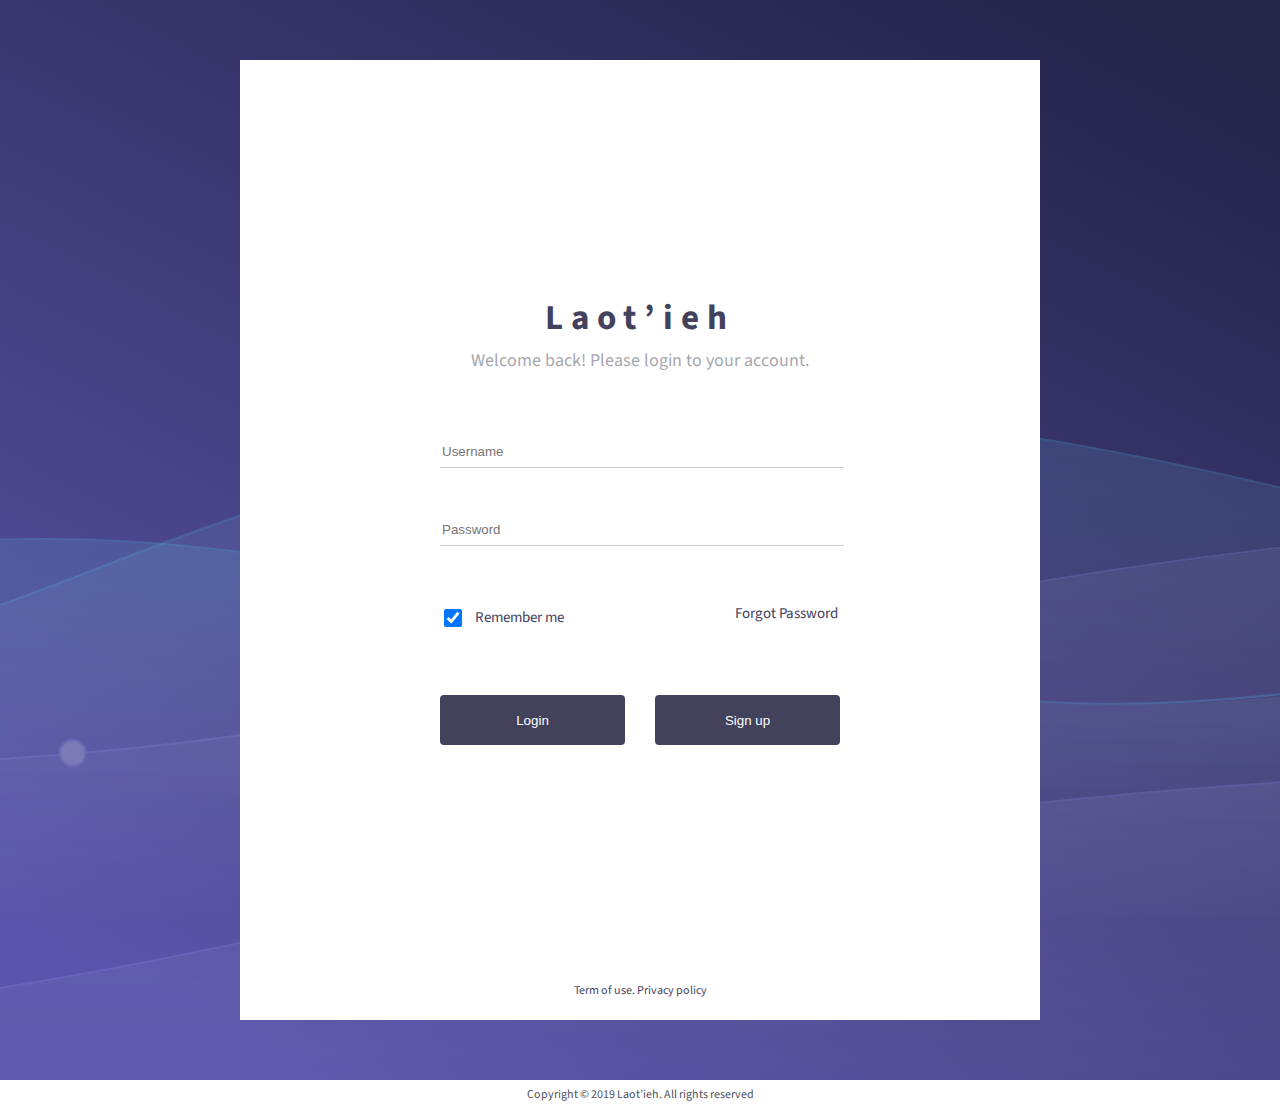
<file: index.html>
<!DOCTYPE html>
<html lang="zh-TW">
<head>
	<meta charset="UTF-8">
    <meta http-equiv="X-UA-Compatible" content="IE=edge">
    <meta name="viewport" content="width=1200, user-scalable=1">
    <meta property="og:title" content="Laot’ieh" />
    <meta name="description" content="Laot’ieh" />
    <link rel="shortcut icon" href="img/kaiwen.ico">
	<title>Laot’ieh</title>
    <link rel="stylesheet" href="css/swiper.min.css">
    <link rel="stylesheet" href="css/style.css">
    <link href="https://fonts.googleapis.com/css?family=Source+Sans+Pro" rel="stylesheet">
</head>
<body>
<div class="wrap">
    <div class="content">
        <h1>Laot’ieh</h1>
        <p>Welcome back! Please login to your account.</p>
        <form>
            <input type="text" name="Username" placeholder="Username" required>
            <input type="password" name="Password" placeholder="Password" required>
        </form>
        <form>
            <input type="checkbox" checked="checked" name="remember"> Remember me
            <a href="home.html" title="Forgot Password">Forgot Password</a>
        </form>
        <form>
            <button type="submit">Login</button>
            <button type="button">Sign up</button>
        </form>
        <div class="text">Term of use. Privacy policy</div>
    </div>
</div>

<div class="footer_index">
    Copyright © 2019 Laot’ieh. All rights reserved
</div>
</body>
<script src="js/lib/jquery-1.11.0.min.js"></script>
<script src="js/lib/TweenMax.min.js"></script>
<script src="js/page.js"></script>
</html>
</file>
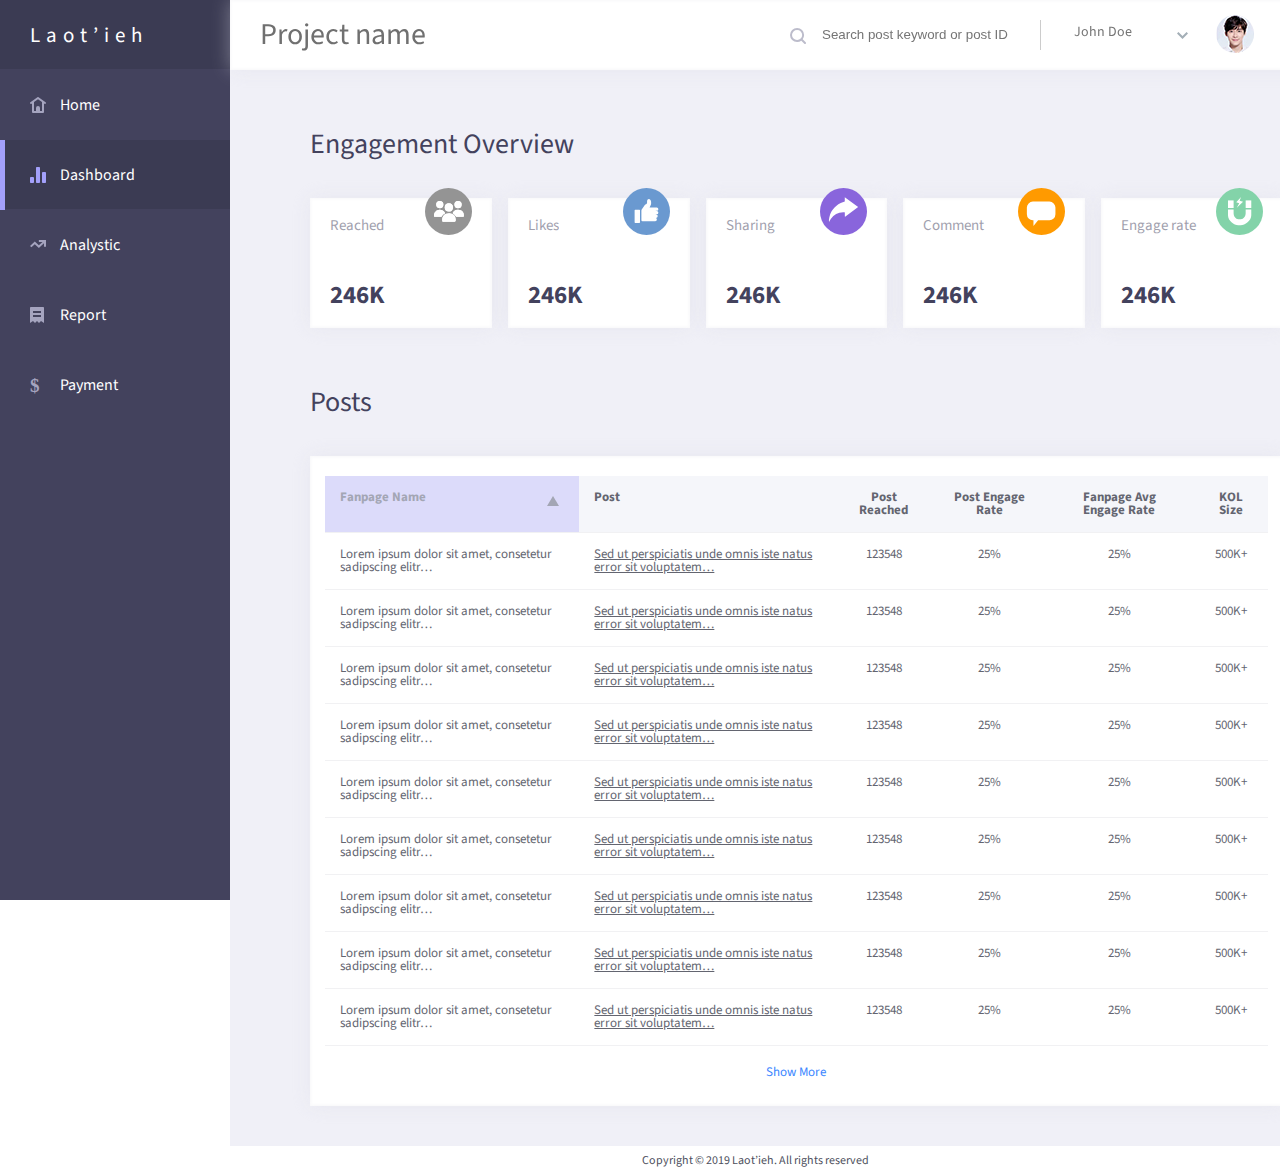
<file: dashboard.html>
<!DOCTYPE html>
<html lang="zh-TW">
<head>
	<meta charset="UTF-8">
    <meta http-equiv="X-UA-Compatible" content="IE=edge">
    <meta name="viewport" content="width=1200, user-scalable=1">
    <meta property="og:title" content="Laot’ieh" />
    <meta name="description" content="Laot’ieh" />
    <link rel="shortcut icon" href="img/kaiwen.ico">
	<title>Laot’ieh</title>
    <link rel="stylesheet" href="css/swiper.min.css">
    <link rel="stylesheet" href="css/style.css">
    <link href="https://fonts.googleapis.com/css?family=Source+Sans+Pro" rel="stylesheet">
</head>
<body>
<div class="menu">
    <div class="tittle">Laot’ieh</div>
    <ul>
        <li><a href="home.html" title="Home" class="add1"><p>Home</p></a></li>
        <li><a href="dashboard.html" title="Dashboard" class="add2 atc2"><p>Dashboard</p></a></li>
        <li><a href="analystic.html" title="Analystic" class="add3"><p>Analystic</p></a></li>
        <li><a href="javascript:;" title="Report" class="add4"><p>Report</p></a></li>
        <li><a href="javascript:;" title="Payment" class="add5"><p>Payment</p></a></li>
    </ul>
</div>
<div class="main">
    <div class="bar">
        <h2>Project name</h2>
        <div class="postid">
            <div class="search">
                <input type="text" name="search" placeholder="Search post keyword or post ID" required>
                <a href="javascript:;"></a>
            </div>
            <div class="id">
                <p>John Doe</p>
                <a href="#" title="small-down"></a>
                <div class="idimg"><img src="img/pic.jpg" alt="會員照"></div>
            </div>
        </div>
    </div>
    <div class="boxdata">
        <div class="smallbox">
            <h2>Engagement Overview</h2>
            <div class="cut">
                <div class="overview">
                    <div>
                        <p>Reached</p>
                        <h3>246K</h3>
                        <div class="icon i1"></div>
                    </div>
                    <div>
                        <p>Likes</p>
                        <h3>246K</h3>
                        <div class="icon i2"></div>
                    </div>
                    <div>
                        <p>Sharing</p>
                        <h3>246K</h3>
                        <div class="icon i3"></div>
                    </div>
                    <div>
                        <p>Comment</p>
                        <h3>246K</h3>
                        <div class="icon i4"></div>
                    </div>
                     <div>
                        <p>Engage rate</p>
                        <h3>246K</h3>
                        <div class="icon i5"></div>
                    </div>
                </div>
            </div>
            <h2>Posts</h2>
            <div class="box">
                <div id="css_table1">
                    <div class="css_tr1">
                        <div class="css_td1 tag">Fanpage Name</div>
                        <div class="css_td1 none">Post</div>
                        <div class="css_td1">Post Reached</div>
                        <div class="css_td1">Post Engage Rate</div>
                        <div class="css_td1">Fanpage Avg Engage Rate</div>
                        <div class="css_td1">KOL Size</div>
                    </div>
                    <div class="css_tr1">
                        <div class="css_td1">Lorem ipsum dolor sit amet, consetetur sadipscing elitr…</div>
                        <div class="css_td1">Sed ut perspiciatis unde omnis iste natus error sit voluptatem…</div>
                        <div class="css_td1">123548</div>
                        <div class="css_td1">25%</div>
                        <div class="css_td1">25%</div>
                        <div class="css_td1">500K+</div>
                    </div>
                    <div class="css_tr1">
                        <div class="css_td1">Lorem ipsum dolor sit amet, consetetur sadipscing elitr…</div>
                        <div class="css_td1">Sed ut perspiciatis unde omnis iste natus error sit voluptatem…</div>
                        <div class="css_td1">123548</div>
                        <div class="css_td1">25%</div>
                        <div class="css_td1">25%</div>
                        <div class="css_td1">500K+</div>
                    </div>
                    <div class="css_tr1">
                        <div class="css_td1">Lorem ipsum dolor sit amet, consetetur sadipscing elitr…</div>
                        <div class="css_td1">Sed ut perspiciatis unde omnis iste natus error sit voluptatem…</div>
                        <div class="css_td1">123548</div>
                        <div class="css_td1">25%</div>
                        <div class="css_td1">25%</div>
                        <div class="css_td1">500K+</div>
                    </div>
                    <div class="css_tr1">
                        <div class="css_td1">Lorem ipsum dolor sit amet, consetetur sadipscing elitr…</div>
                        <div class="css_td1">Sed ut perspiciatis unde omnis iste natus error sit voluptatem…</div>
                        <div class="css_td1">123548</div>
                        <div class="css_td1">25%</div>
                        <div class="css_td1">25%</div>
                        <div class="css_td1">500K+</div>
                    </div>
                    <div class="css_tr1">
                        <div class="css_td1">Lorem ipsum dolor sit amet, consetetur sadipscing elitr…</div>
                        <div class="css_td1">Sed ut perspiciatis unde omnis iste natus error sit voluptatem…</div>
                        <div class="css_td1">123548</div>
                        <div class="css_td1">25%</div>
                        <div class="css_td1">25%</div>
                        <div class="css_td1">500K+</div>
                    </div>
                    <div class="css_tr1">
                        <div class="css_td1">Lorem ipsum dolor sit amet, consetetur sadipscing elitr…</div>
                        <div class="css_td1">Sed ut perspiciatis unde omnis iste natus error sit voluptatem…</div>
                        <div class="css_td1">123548</div>
                        <div class="css_td1">25%</div>
                        <div class="css_td1">25%</div>
                        <div class="css_td1">500K+</div>
                    </div>
                    <div class="css_tr1">
                        <div class="css_td1">Lorem ipsum dolor sit amet, consetetur sadipscing elitr…</div>
                        <div class="css_td1">Sed ut perspiciatis unde omnis iste natus error sit voluptatem…</div>
                        <div class="css_td1">123548</div>
                        <div class="css_td1">25%</div>
                        <div class="css_td1">25%</div>
                        <div class="css_td1">500K+</div>
                    </div>
                    <div class="css_tr1">
                        <div class="css_td1">Lorem ipsum dolor sit amet, consetetur sadipscing elitr…</div>
                        <div class="css_td1">Sed ut perspiciatis unde omnis iste natus error sit voluptatem…</div>
                        <div class="css_td1">123548</div>
                        <div class="css_td1">25%</div>
                        <div class="css_td1">25%</div>
                        <div class="css_td1">500K+</div>
                    </div>
                    <div class="css_tr1">
                        <div class="css_td1">Lorem ipsum dolor sit amet, consetetur sadipscing elitr…</div>
                        <div class="css_td1">Sed ut perspiciatis unde omnis iste natus error sit voluptatem…</div>
                        <div class="css_td1">123548</div>
                        <div class="css_td1">25%</div>
                        <div class="css_td1">25%</div>
                        <div class="css_td1">500K+</div>
                    </div>
                </div>
                <div class="showmore">
                    <a href="javascript:;" title="showmore">Show More</a>
                </div>
            </div>
        </div>
        
    </div>
</div>


<div class="footer">
    Copyright © 2019 Laot’ieh. All rights reserved
</div>
</body>
<script src="js/lib/jquery-1.11.0.min.js"></script>
<script src="js/lib/TweenMax.min.js"></script>
<script src="js/page.js"></script>
</html>
</file>
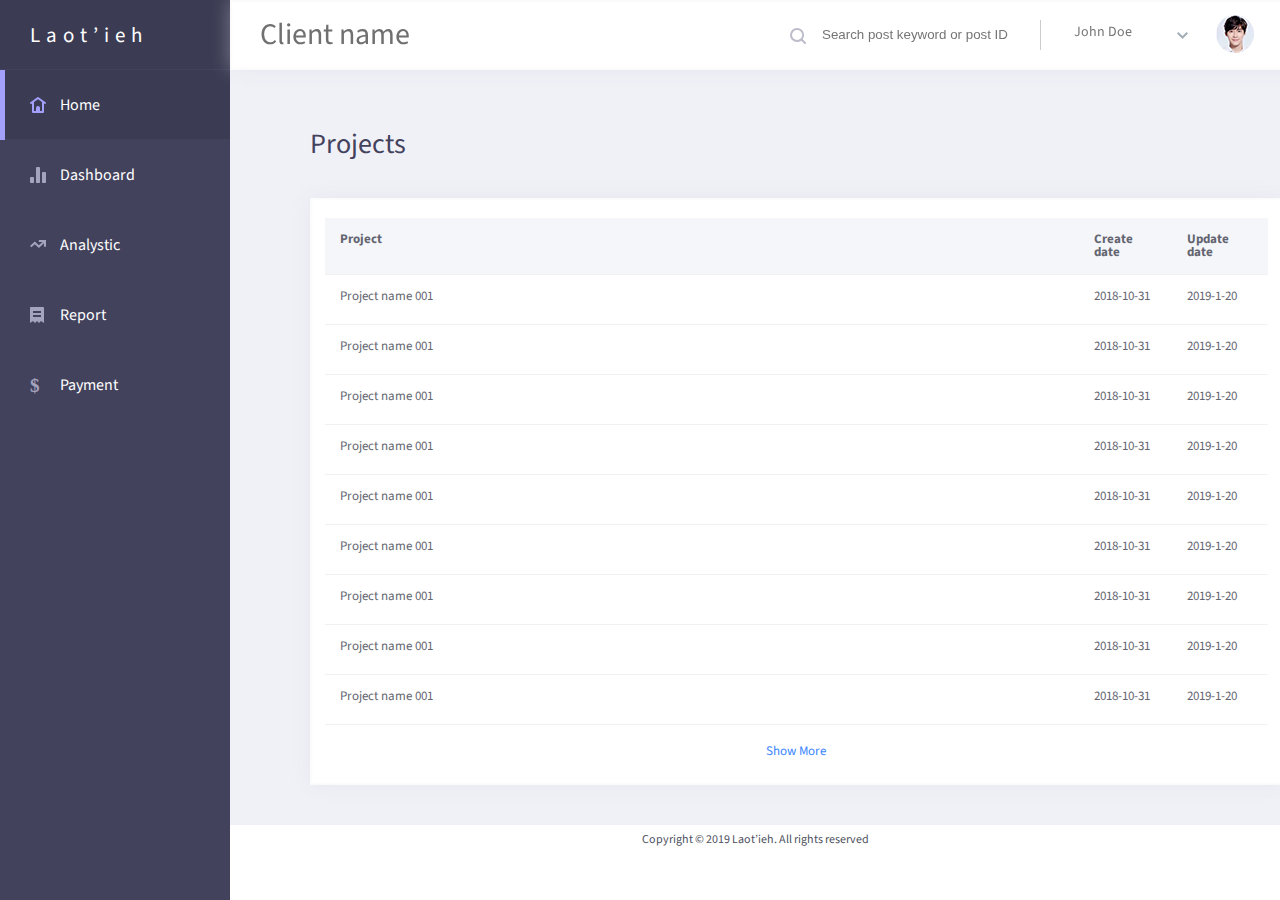
<file: home.html>
<!DOCTYPE html>
<html lang="zh-TW">
<head>
	<meta charset="UTF-8">
    <meta http-equiv="X-UA-Compatible" content="IE=edge">
    <meta name="viewport" content="width=1200, user-scalable=1">
    <meta property="og:title" content="Laot’ieh" />
    <meta name="description" content="Laot’ieh" />
    <link rel="shortcut icon" href="img/kaiwen.ico">
	<title>Laot’ieh</title>
    <link rel="stylesheet" href="css/swiper.min.css">
    <link rel="stylesheet" href="css/style.css">
    <link href="https://fonts.googleapis.com/css?family=Source+Sans+Pro" rel="stylesheet">
</head>
<body>
<div class="menu">
    <div class="tittle">Laot’ieh</div>
     <ul>
        <li><a href="home.html" title="Home" class="add1 atc1"><p>Home</p></a></li>
        <li><a href="dashboard.html" title="Dashboard" class="add2"><p>Dashboard</p></a></li>
        <li><a href="analystic.html" title="Analystic" class="add3"><p>Analystic</p></a></li>
        <li><a href="javascript:;" title="Report" class="add4"><p>Report</p></a></li>
        <li><a href="javascript:;" title="Payment" class="add5"><p>Payment</p></a></li>
    </ul>
</div>
<div class="main">
    <div class="bar">
        <h2>Client name</h2>
        <div class="postid">
            <div class="search">
                <input type="text" name="search" placeholder="Search post keyword or post ID" required>
                <a href="javascript:;"></a>
            </div>
            <div class="id">
                <p>John Doe</p>
                <a href="#" title="small-down"></a>
                <div class="idimg"><img src="img/pic.jpg" alt="會員照"></div>
            </div>
        </div>
    </div>
    <div class="boxdata">
        <div class="smallbox">
            <h2>Projects</h2>
            <div class="box">
                <div id="css_table">
                    <div class="css_tr">
                        <div class="css_td">Project</div>
                        <div class="css_td">Create date</div>
                        <div class="css_td">Update date</div>
                    </div>
                    <div class="css_tr">
                        <div class="css_td">Project name 001</div>
                        <div class="css_td">2018-10-31</div>
                        <div class="css_td">2019-1-20</div>
                    </div>
                    <div class="css_tr">
                        <div class="css_td">Project name 001</div>
                        <div class="css_td">2018-10-31</div>
                        <div class="css_td">2019-1-20</div>
                    </div>
                    <div class="css_tr">
                        <div class="css_td">Project name 001</div>
                        <div class="css_td">2018-10-31</div>
                        <div class="css_td">2019-1-20</div>
                    </div>
                    <div class="css_tr">
                        <div class="css_td">Project name 001</div>
                        <div class="css_td">2018-10-31</div>
                        <div class="css_td">2019-1-20</div>
                    </div>
                    <div class="css_tr">
                        <div class="css_td">Project name 001</div>
                        <div class="css_td">2018-10-31</div>
                        <div class="css_td">2019-1-20</div>
                    </div>
                    <div class="css_tr">
                        <div class="css_td">Project name 001</div>
                        <div class="css_td">2018-10-31</div>
                        <div class="css_td">2019-1-20</div>
                    </div>
                    <div class="css_tr">
                        <div class="css_td">Project name 001</div>
                        <div class="css_td">2018-10-31</div>
                        <div class="css_td">2019-1-20</div>
                    </div>
                    <div class="css_tr">
                        <div class="css_td">Project name 001</div>
                        <div class="css_td">2018-10-31</div>
                        <div class="css_td">2019-1-20</div>
                    </div>
                    <div class="css_tr">
                        <div class="css_td">Project name 001</div>
                        <div class="css_td">2018-10-31</div>
                        <div class="css_td">2019-1-20</div>
                    </div>
                </div>
                <div class="showmore">
                    <a href="javascript:;" title="showmore">Show More</a>
                </div>
            </div>
        </div>
        
    </div>
</div>


<div class="footer">
    Copyright © 2019 Laot’ieh. All rights reserved
</div>
</body>
<script src="js/lib/jquery-1.11.0.min.js"></script>
<script src="js/lib/TweenMax.min.js"></script>
<script src="js/page.js"></script>
</html>
</file>
<file: css/style.css>
html, body, div, span, applet, object, iframe,
h1, h2, h3, h4, h5, h6, p, blockquote, pre,
a, abbr, acronym, address, big, cite, code,
del, dfn, em, img, ins, kbd, q, s, samp,
small, strike, strong, sub, sup, tt, var,
b, u, i, center,
dl, dt, dd, ol, ul, li,
fieldset, form, label, legend,
table, caption, tbody, tfoot, thead, tr, th, td,
article, aside, canvas, details, embed,
figure, figcaption, footer, header, hgroup,
menu, nav, output, ruby, section, summary,
time, mark, audio, video {
  margin: 0;
  padding: 0;
  border: 0;
  font: inherit;
  font-size: 100%;
  vertical-align: baseline;
}

html {
  line-height: 1;
}

ol, ul {
  list-style: none;
}

table {
  border-collapse: collapse;
  border-spacing: 0;
}

caption, th, td {
  text-align: left;
  font-weight: normal;
  vertical-align: middle;
}

q, blockquote {
  quotes: none;
}
q:before, q:after, blockquote:before, blockquote:after {
  content: "";
  content: none;
}

a img {
  border: none;
}

article, aside, details, figcaption, figure, footer, header, hgroup, main, menu, nav, section, summary {
  display: block;
}

html, body {
  padding: 0;
  margin: 0;
  font-family: "Source Sans Pro", sans-serif;
  overflow-x: hidden;
}

input {
  border: none;
  outline: none;
}

.wrap {
  display: inline-block;
  width: 100%;
  height: 1080px;
  background: url(../img/bg.svg) center top no-repeat;
  background-size: 1920px 1080px;
}

.content {
  width: 800px;
  height: 960px;
  background-color: #fff;
  margin: 60px auto;
}
.content h1 {
  width: 100%;
  height: 44px;
  text-align: center;
  line-height: 44px;
  font-size: 35px;
  font-weight: bold;
  padding-top: 236px;
  color: #43425D;
  letter-spacing: 8px;
}
.content p {
  width: 100%;
  height: 23px;
  font-size: 18px;
  text-align: center;
  padding-top: 12px;
  color: #4D4F5C;
  opacity: 0.5;
}
.content form {
  width: 400px;
  margin: 60px auto;
  color: #43425D;
  font-size: 15px;
}
.content form input[type=text], .content form input[type=password] {
  width: 400px;
  height: 30px;
  border-bottom: 1px solid #ccc;
}
.content form input[placeholder], .content form [placeholder], .content form *[placeholder] {
  color: #43425D !important;
}
.content form input[type=password] {
  margin-top: 45px;
}
.content form:nth-of-type(2) {
  margin: 45px auto;
}
.content form:nth-of-type(2) input[type="checkbox"] {
  display: inline-block;
  width: 18px;
  height: 18px;
  vertical-align: middle;
  margin-right: 10px;
}
.content form:nth-of-type(2) a {
  width: 105px;
  float: right;
  color: #43425D;
  text-decoration: none;
  -moz-transition: 0.3s;
  -o-transition: 0.3s;
  -webkit-transition: 0.3s;
  transition: 0.3s;
}
.content form:nth-of-type(2) a:hover {
  text-decoration: underline;
}
.content form:nth-of-type(3) {
  margin: 65px auto;
}
.content form:nth-of-type(3) button {
  width: 185px;
  height: 50px;
  border: none;
  background-color: #43425D;
  color: #fff;
  cursor: pointer;
  border-radius: 4px;
  -webkit-border-radius: 4px;
  -moz-border-radius: 4px;
  -moz-transition: 0.3s;
  -o-transition: 0.3s;
  -webkit-transition: 0.3s;
  transition: 0.3s;
}
.content form:nth-of-type(3) button:hover {
  color: #43425D;
  background-color: #fff;
  border: 1px solid #43425D;
}
.content form:nth-of-type(3) button:nth-of-type(2) {
  float: right;
}

.text {
  width: 100%;
  font-size: 12px;
  color: #43425D;
  text-align: center;
  margin-top: 240px;
}

.menu {
  position: fixed;
  width: 230px;
  height: 100%;
  left: 0;
  top: 0;
  background-color: #43425D;
  z-index: 100;
}
.menu .tittle {
  -moz-box-sizing: border-box;
  -webkit-box-sizing: border-box;
  box-sizing: border-box;
  width: 100%;
  height: 70px;
  line-height: 70px;
  background-color: #3b3b53;
  border-bottom: 1px solid #43425D;
  font-size: 21px;
  color: #fff;
  letter-spacing: 6px;
  padding-left: 30px;
}

.menu ul {
  width: 100%;
}

.menu ul li {
  width: 100%;
  height: 70px;
}

.menu ul li a {
  width: 230px;
  height: 70px;
  display: block;
  text-decoration: none;
  border-bottom: 1px solid #43425D;
  -moz-box-sizing: border-box;
  -webkit-box-sizing: border-box;
  box-sizing: border-box;
  -moz-transition: 0.3s;
  -o-transition: 0.3s;
  -webkit-transition: 0.3s;
  transition: 0.3s;
}
.menu ul li a p {
  line-height: 70px;
  padding-left: 60px;
  color: #fff;
}

.menu ul li .add1 {
  background: url(../img/icon01.svg) 30px center no-repeat;
}
.menu ul li .add1:hover {
  background: url(../img/icon01-1.svg) #3b3b53 30px center no-repeat;
}

.menu ul li .add2 {
  background: url(../img/icon02.svg) 30px center no-repeat;
}
.menu ul li .add2:hover {
  background: url(../img/icon02-1.svg) #3b3b53 30px center no-repeat;
}

.menu ul li .add3 {
  background: url(../img/icon03.svg) 30px center no-repeat;
}
.menu ul li .add3:hover {
  background: url(../img/icon03-1.svg) #3b3b53 30px center no-repeat;
}

.menu ul li .add4 {
  background: url(../img/icon04.svg) 30px center no-repeat;
}
.menu ul li .add4:hover {
  background: url(../img/icon04-1.svg) #3b3b53 30px center no-repeat;
}

.menu ul li .add5 {
  background: url(../img/icon05.svg) 30px center no-repeat;
}
.menu ul li .add5:hover {
  background: url(../img/icon05-1.svg) #3b3b53 30px center no-repeat;
}

.menu ul li a::before {
  content: "";
  position: fixed;
  display: block;
  left: -5px;
  width: 5px;
  height: 70px;
  background-color: #A3A0FB;
  -moz-transition: 0.3s;
  -o-transition: 0.3s;
  -webkit-transition: 0.3s;
  transition: 0.3s;
}

.menu ul li a:hover::before {
  left: 0;
}

.menu ul li a.atc1 {
  background: url(../img/icon01-1.svg) #3b3b53 30px center no-repeat;
}

.menu ul li a.atc2 {
  background: url(../img/icon02-1.svg) #3b3b53 30px center no-repeat;
}

.menu ul li a.atc3 {
  background: url(../img/icon03-1.svg) #3b3b53 30px center no-repeat;
}

.menu ul li a.atc4 {
  background: url(../img/icon04-1.svg) #3b3b53 30px center no-repeat;
}

.menu ul li a.atc5 {
  background: url(../img/icon05-1.svg) #3b3b53 30px center no-repeat;
}

.menu ul li a.atc1::before, .menu ul li a.atc2::before, .menu ul li a.atc3::before, .menu ul li a.atc4::before, .menu ul li a.atc5::before {
  content: "";
  position: fixed;
  display: block;
  width: 5px;
  height: 70px;
  background-color: #A3A0FB;
  left: 0;
}

.main {
  width: 100%;
  position: relative;
  display: inline-block;
  background-color: #f0f0f7;
  margin-left: 230px;
}
.main .bar {
  width: 100%;
  height: 70px;
  position: fixed;
  z-index: 100;
  top: 0;
  background-color: #fff;
  -moz-box-shadow: rgba(221, 221, 229, 0.4) 0 0 18px, rgba(221, 221, 229, 0.2) 0 0 3px 1px inset;
  -webkit-box-shadow: rgba(221, 221, 229, 0.4) 0 0 18px, rgba(221, 221, 229, 0.2) 0 0 3px 1px inset;
  box-shadow: rgba(221, 221, 229, 0.4) 0 0 18px, rgba(221, 221, 229, 0.2) 0 0 3px 1px inset;
}
.main .bar h2 {
  height: 70px;
  line-height: 70px;
  font-size: 30px;
  color: #707070;
  display: inline-block;
  padding-left: 30px;
}
.main .bar .postid {
  width: 720px;
  height: 70px;
  font-size: 14px;
  color: #757575;
  float: right;
}
.main .bar .postid .search {
  display: inline-block;
  position: relative;
  width: 250px;
  height: 30px;
  margin-top: 20px;
  border-right: 1px solid #ccc;
}
.main .bar .postid .search input[type=text] {
  width: 190px;
  margin: 6px 0 0 30px;
}
.main .bar .postid .search a {
  position: absolute;
  display: block;
  left: 0;
  top: 8px;
  width: 16px;
  height: 16px;
  background: url(../img/icon_search.svg) center center no-repeat;
}
.main .bar .postid .id {
  display: inline-block;
  position: relative;
  width: 200px;
  margin-left: 30px;
}
.main .bar .postid .id p {
  width: 100px;
  display: inline-block;
  overflow: hidden;
  text-overflow: ellipsis;
  white-space: nowrap;
}
.main .bar .postid .id a {
  display: inline-block;
  width: 11px;
  height: 7px;
  background: url(../img/small-down.svg) center left no-repeat;
}
.main .bar .postid .id .idimg {
  position: absolute;
  overflow: hidden;
  width: 38px;
  height: 38px;
  border-radius: 38px;
  -webkit-border-radius: 38px;
  -moz-border-radius: 38px;
  top: -10px;
  right: 20px;
}

.boxdata {
  width: 80%;
  margin: 130px 0 0 80px;
}
.boxdata .smallbox {
  width: 95%;
}
.boxdata .smallbox h2 {
  color: #43425D;
  font-size: 28px;
  margin-bottom: 40px;
}

.box {
  width: 100%;
  height: auto;
  margin-bottom: 40px;
  background-color: #fff;
  font-size: 13px;
  display: inline-block;
  -moz-box-sizing: border-box;
  -webkit-box-sizing: border-box;
  box-sizing: border-box;
  -moz-box-shadow: rgba(221, 221, 229, 0.4) 0 0 18px, rgba(221, 221, 229, 0.2) 0 0 3px 1px inset;
  -webkit-box-shadow: rgba(221, 221, 229, 0.4) 0 0 18px, rgba(221, 221, 229, 0.2) 0 0 3px 1px inset;
  box-shadow: rgba(221, 221, 229, 0.4) 0 0 18px, rgba(221, 221, 229, 0.2) 0 0 3px 1px inset;
}

#css_table {
  display: table;
  width: 97%;
  margin: 20px auto;
}

.css_tr {
  display: table-row;
}

.css_td {
  display: table-cell;
  -moz-box-sizing: border-box;
  -webkit-box-sizing: border-box;
  box-sizing: border-box;
  height: 50px;
  padding: 15px;
  color: #636570;
  border-bottom: 1px solid #f1f1f3;
}

.css_tr:nth-of-type(1) {
  background-color: #f5f6fa;
  font-weight: bold;
  color: #a9acba;
  border: none;
}

.css_td:nth-of-type(1) {
  width: 80%;
}

#css_table1 {
  display: table;
  width: 97%;
  margin: 20px auto;
}

.css_tr1 {
  display: table-row;
}

.css_td1 {
  display: table-cell;
  -moz-box-sizing: border-box;
  -webkit-box-sizing: border-box;
  box-sizing: border-box;
  height: 50px;
  padding: 15px;
  color: #636570;
  border-bottom: 1px solid #f1f1f3;
}

.css_td1:nth-of-type(1), .css_td1:nth-of-type(2) {
  width: 27%;
}

.css_td1:nth-of-type(2) {
  text-decoration: underline;
}

.css_td1:nth-of-type(3), .css_td1:nth-of-type(4), .css_td1:nth-of-type(5), .css_td1:nth-of-type(6) {
  text-align: center;
}

.css_tr1:nth-of-type(1) {
  background-color: #f5f6fa;
  font-weight: bold;
  color: #a9acba;
  border: none;
}

.css_tr1 .none {
  text-decoration: none;
}

.css_tr1 .tag {
  background-color: #dcdbfa;
  color: #A3A6B4;
  position: relative;
}
.css_tr1 .tag::after {
  content: "";
  position: absolute;
  top: 20px;
  right: 20px;
  width: 0;
  height: 0;
  border-style: solid;
  border-width: 0px 6px 10px 6px;
  border-color: transparent transparent #A3A6B4 transparent;
  cursor: pointer;
}

#css_table2 {
  display: table;
  width: 97%;
  margin: 20px auto;
}

.css_tr2 {
  display: table-row;
}

.css_td2 {
  display: table-cell;
  -moz-box-sizing: border-box;
  -webkit-box-sizing: border-box;
  box-sizing: border-box;
  height: 50px;
  padding: 15px;
  color: #636570;
  border-bottom: 1px solid #f1f1f3;
}

.css_tr2:nth-of-type(1) {
  background-color: #f5f6fa;
  font-weight: bold;
  color: #a9acba;
  border: none;
}

#css_table3 {
  display: table;
  width: 97%;
  margin: 20px auto;
}

.css_tr3 {
  display: table-row;
}

.css_td3 {
  display: table-cell;
  -moz-box-sizing: border-box;
  -webkit-box-sizing: border-box;
  box-sizing: border-box;
  padding: 15px;
  color: #636570;
  font-weight: bold;
}
.css_td3 p {
  color: #2D2E33;
}
.css_td3 .irs--flat.irs-with-grid {
  margin-top: 20px;
}
.css_td3 .irs--flat .irs-bar {
  background-color: #43425D;
}
.css_td3 .irs--flat .irs-from, .css_td3 .irs--flat .irs-to, .css_td3 .irs--flat .irs-single {
  background-color: #A3A0FB;
}
.css_td3 .irs--flat .irs-from:before, .css_td3 .irs--flat .irs-to:before, .css_td3 .irs--flat .irs-single:before {
  border-top-color: #A3A0FB;
}
.css_td3 .irs--flat .irs-handle > i:first-child {
  background-color: #43425D;
}
.css_td3 .listbox {
  display: flex;
  flex-wrap: nowrap;
}
.css_td3 .listbox > div {
  font-size: 13px;
  text-align: center;
  border: 1px solid #707070;
  border-radius: 4px;
  -webkit-border-radius: 4px;
  -moz-border-radius: 4px;
  margin-top: 20px;
  margin-right: 5px;
  display: flex;
}
.css_td3 .listbox > div a {
  flex: 1;
  display: block;
  padding: 10px;
  color: #2D2E33;
  text-decoration: none;
  -moz-transition: 0.3s;
  -o-transition: 0.3s;
  -webkit-transition: 0.3s;
  transition: 0.3s;
}
.css_td3 .listbox > div a:hover {
  color: #fff;
  background-color: #91AAFB;
}
.css_td3 .listbox > div a.got {
  flex: 1;
  display: block;
  padding: 10px;
  color: #fff;
  background-color: #91AAFB;
}
.css_td3 .btnbox {
  display: flex;
  flex-wrap: nowrap;
}
.css_td3 .btnbox > div {
  width: 55%;
  font-size: 13px;
  text-align: center;
  border: 1px solid #707070;
  border-radius: 4px;
  -webkit-border-radius: 4px;
  -moz-border-radius: 4px;
  margin-top: 20px;
  margin-right: 5px;
}
.css_td3 .btnbox > div a {
  display: block;
  padding: 10px;
  color: #2D2E33;
  text-decoration: none;
  -moz-transition: 0.3s;
  -o-transition: 0.3s;
  -webkit-transition: 0.3s;
  transition: 0.3s;
}
.css_td3 .btnbox > div a:hover {
  color: #fff;
  background-color: #43425D;
}
.css_td3 .tagbox {
  display: flex;
  flex-wrap: nowrap;
}
.css_td3 .tagbox > div {
  font-size: 13px;
  text-align: center;
  border: 1px solid #707070;
  border-radius: 4px;
  -webkit-border-radius: 4px;
  -moz-border-radius: 4px;
  margin-top: 20px;
  margin-right: 5px;
  padding: 10px;
  color: #2D2E33;
}
.css_td3 .tagbox a {
  width: 10px;
  height: 10px;
  display: inline-block;
  background: url(../img/close.svg) no-repeat;
  margin-left: 10px;
}

.css_tr3:nth-of-type(1) {
  background-color: #f5f6fa;
  border: none;
  height: 50px;
}

#slider-range {
  margin: 10px 0 0 0;
}

.searchtag {
  display: inline-block;
  position: relative;
  width: 100%;
  height: 30px;
  margin-top: 20px;
}
.searchtag input[type=text] {
  width: 100%;
  border-bottom: 1px solid #ccc;
  margin: 6px 0 0 0;
}
.searchtag a {
  position: absolute;
  display: block;
  right: 0;
  top: 0;
  width: 16px;
  height: 16px;
  background: url(../img/icon_search.svg) center center no-repeat;
}

.overview, .data {
  display: flex;
  flex-wrap: nowrap;
}

.data > div {
  background-color: #fff;
  margin-right: 16px;
  -moz-box-shadow: rgba(221, 221, 229, 0.4) 0 0 18px, rgba(221, 221, 229, 0.2) 0 0 3px 1px inset;
  -webkit-box-shadow: rgba(221, 221, 229, 0.4) 0 0 18px, rgba(221, 221, 229, 0.2) 0 0 3px 1px inset;
  box-shadow: rgba(221, 221, 229, 0.4) 0 0 18px, rgba(221, 221, 229, 0.2) 0 0 3px 1px inset;
}

.data > div:nth-of-type(1) {
  width: 65%;
}

.data > div:nth-of-type(2) {
  width: 35%;
  margin-right: 0;
}

.linebar {
  width: 180px;
  height: 10px;
  display: inline-block;
  overflow: hidden;
}
.linebar .barcolor {
  width: 100%;
  height: 10px;
  background-color: #A3A0FB;
}

.overview > div {
  width: 20%;
  height: 130px;
  background-color: #fff;
  margin-right: 16px;
  display: inline-block;
  position: relative;
  color: #43425D;
  -moz-box-shadow: rgba(221, 221, 229, 0.4) 0 0 18px, rgba(221, 221, 229, 0.2) 0 0 3px 1px inset;
  -webkit-box-shadow: rgba(221, 221, 229, 0.4) 0 0 18px, rgba(221, 221, 229, 0.2) 0 0 3px 1px inset;
  box-shadow: rgba(221, 221, 229, 0.4) 0 0 18px, rgba(221, 221, 229, 0.2) 0 0 3px 1px inset;
}
.overview > div p {
  font-size: 15px;
  opacity: 0.5;
  margin: 20px 0 0 20px;
}
.overview > div h3 {
  font-size: 25px;
  opacity: 1;
  margin: 50px 0 0 20px;
  font-weight: bold;
}
.overview > div .icon {
  width: 47px;
  height: 47px;
  position: absolute;
  top: -10px;
  right: 20px;
}
.overview > div .i1 {
  background: url(../img/symbol01.svg) no-repeat;
}
.overview > div .i2 {
  background: url(../img/symbol02.svg) no-repeat;
}
.overview > div .i3 {
  background: url(../img/symbol03.svg) no-repeat;
}
.overview > div .i4 {
  background: url(../img/symbol04.svg) no-repeat;
}
.overview > div .i5 {
  background: url(../img/symbol05.svg) no-repeat;
}

.overview > div:nth-of-type(5) {
  margin-right: 0;
}

.boxdata .smallbox .cut {
  width: 100%;
  height: auto;
  margin-bottom: 60px;
  background-color: #fff;
  font-size: 13px;
  display: inline-block;
  -moz-box-sizing: border-box;
  -webkit-box-sizing: border-box;
  box-sizing: border-box;
  background-color: #f0f0f7;
}

.showmore {
  width: 100%;
  height: 20px;
  font-size: 13px;
  text-align: center;
  margin-bottom: 20px;
}
.showmore a {
  display: block;
  color: #3B86FF;
  text-decoration: none;
}
.showmore a:hover {
  text-decoration: underline;
}

.footer_index {
  width: 100%;
  height: 30px;
  line-height: 30px;
  font-size: 12px;
  text-align: center;
  color: #4D4F5C;
}

.footer {
  height: 30px;
  margin-left: 230px;
  line-height: 30px;
  font-size: 12px;
  text-align: center;
  color: #4D4F5C;
}
</file>
